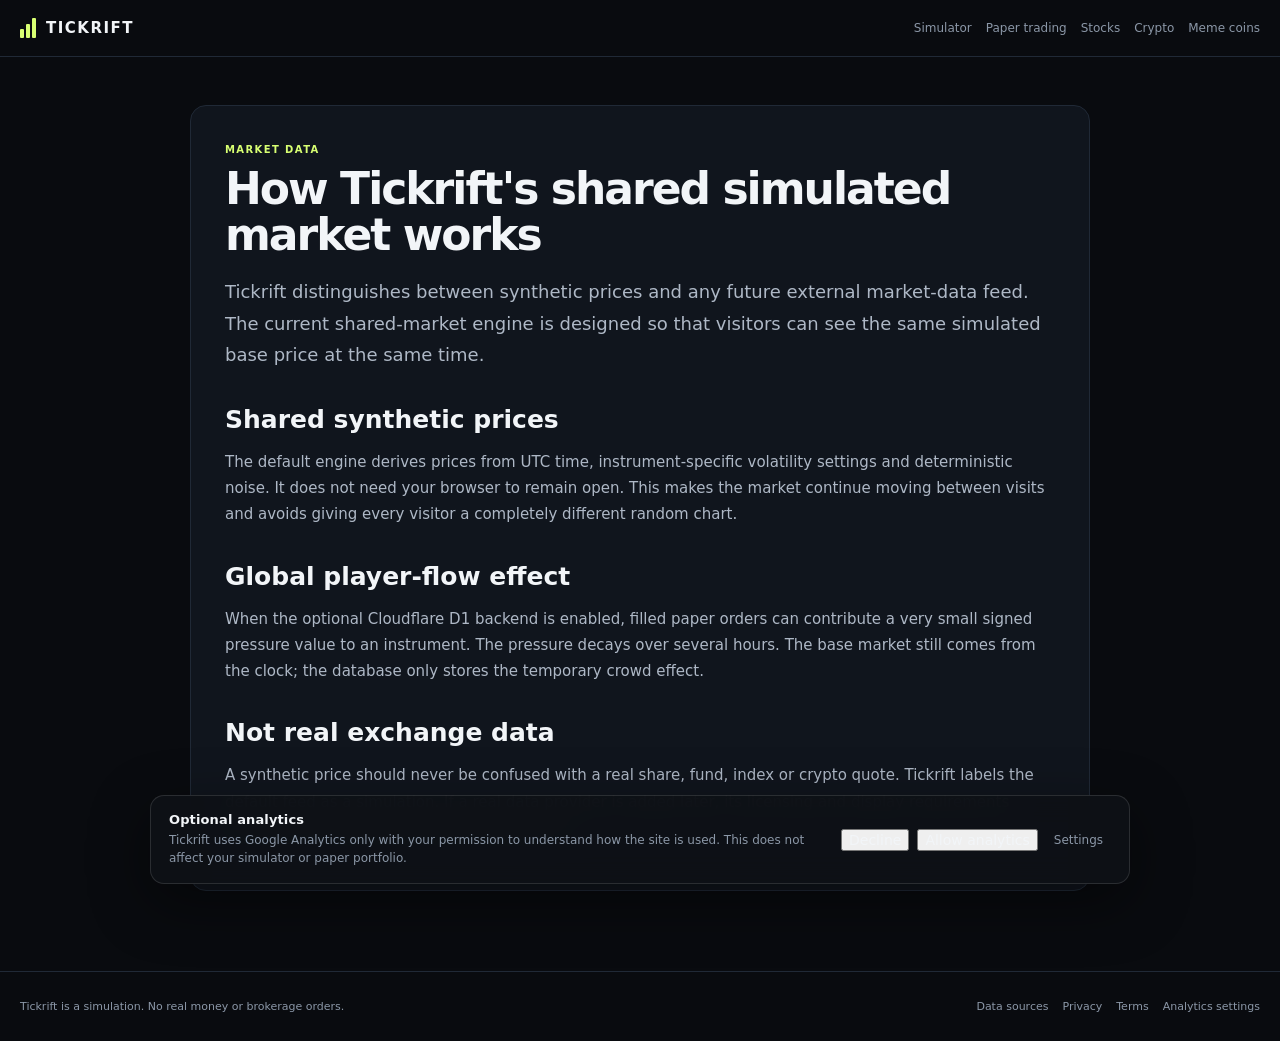
<file: data-sources/index.html>
<!doctype html><html lang="en"><head><meta charset="utf-8"><meta name="viewport" content="width=device-width,initial-scale=1"><meta name="theme-color" content="#090b0f"><meta name="google-site-verification" content="4eabA-bonOoRC9P33OMjlOiyw8Vg6XETesz7h0Su8x4"><meta name="robots" content="index,follow,max-image-preview:large,max-snippet:-1"><title>Tickrift Market Data & Shared Simulation</title><meta name="description" content="How Tickrift's clock-synced synthetic market works, how optional global paper-order flow affects simulated prices, and how data is labelled."><link rel="canonical" href="/data-sources/"><link rel="icon" href="/favicon.svg" type="image/svg+xml"><link rel="stylesheet" href="/styles.css"><link rel="stylesheet" href="/content.css">  <script src="/analytics.js" defer></script>
</head><body><header class="content-header"><a class="brand" href="/"><span class="brand-mark"><i></i><i></i><i></i></span><span>TICKRIFT</span></a><nav><a href="/">Simulator</a><a href="/learn/paper-trading/">Paper trading</a><a href="/learn/stock-market-simulator/">Stocks</a><a href="/learn/crypto-trading-simulator/">Crypto</a><a href="/learn/meme-coin-simulator/">Meme coins</a></nav></header><main class="content-shell"><article><span class="micro-label">MARKET DATA</span><h1>How Tickrift's shared simulated market works</h1><p class="lead">Tickrift distinguishes between synthetic prices and any future external market-data feed. The current shared-market engine is designed so that visitors can see the same simulated base price at the same time.</p><h2>Shared synthetic prices</h2><p>The default engine derives prices from UTC time, instrument-specific volatility settings and deterministic noise. It does not need your browser to remain open. This makes the market continue moving between visits and avoids giving every visitor a completely different random chart.</p><h2>Global player-flow effect</h2><p>When the optional Cloudflare D1 backend is enabled, filled paper orders can contribute a very small signed pressure value to an instrument. The pressure decays over several hours. The base market still comes from the clock; the database only stores the temporary crowd effect.</p><h2>Not real exchange data</h2><p>A synthetic price should never be confused with a real share, fund, index or crypto quote. Tickrift labels the default feed as a simulation. If a real data provider is added later, its licensing and display requirements should be reviewed before public deployment.</p></article></main><footer class="site-footer"><span>Tickrift is a simulation. No real money or brokerage orders.</span><nav><a href="/data-sources/">Data sources</a><a href="/privacy/">Privacy</a><a href="/terms/">Terms</a><a href="#" data-open-analytics-settings>Analytics settings</a></nav></footer></body></html>
</file>
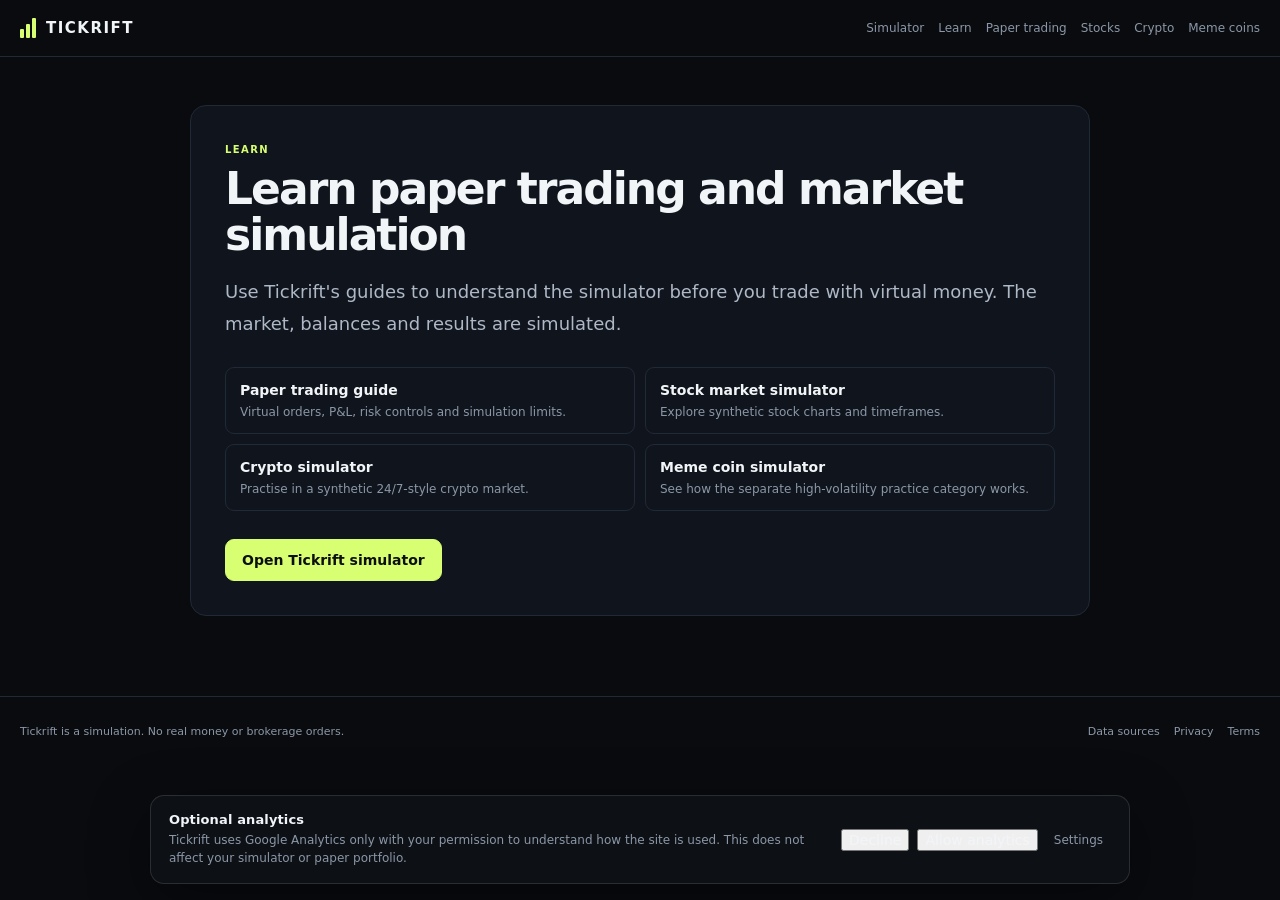
<file: learn/index.html>
<!doctype html>
<html lang="en">
<head>
<meta charset="utf-8"><meta name="viewport" content="width=device-width,initial-scale=1"><meta name="theme-color" content="#090b0f"><meta name="google-site-verification" content="4eabA-bonOoRC9P33OMjlOiyw8Vg6XETesz7h0Su8x4"><meta name="robots" content="index,follow,max-image-preview:large,max-snippet:-1,max-video-preview:-1"><title>Learn Paper Trading, Stocks, Crypto & Meme Coins | Tickrift</title><meta name="description" content="Learn how Tickrift's paper trading simulator works, with guides for stocks, crypto, meme coins, virtual P&L, risk controls and synthetic markets."><link rel="canonical" href="/learn/"><link rel="icon" href="/favicon.svg" type="image/svg+xml"><link rel="stylesheet" href="/styles.css"><link rel="stylesheet" href="/content.css"><script src="/analytics.js" defer></script>
</head>
<body><header class="content-header"><a class="brand" href="/"><span class="brand-mark"><i></i><i></i><i></i></span><span>TICKRIFT</span></a><nav><a href="/">Simulator</a><a href="/learn/">Learn</a><a href="/learn/paper-trading/">Paper trading</a><a href="/learn/stock-market-simulator/">Stocks</a><a href="/learn/crypto-trading-simulator/">Crypto</a><a href="/learn/meme-coin-simulator/">Meme coins</a></nav></header><main class="content-shell"><article><span class="micro-label">LEARN</span><h1>Learn paper trading and market simulation</h1><p class="lead">Use Tickrift's guides to understand the simulator before you trade with virtual money. The market, balances and results are simulated.</p><div class="mini-links"><a href="/learn/paper-trading/"><strong>Paper trading guide</strong><span>Virtual orders, P&L, risk controls and simulation limits.</span></a><a href="/learn/stock-market-simulator/"><strong>Stock market simulator</strong><span>Explore synthetic stock charts and timeframes.</span></a><a href="/learn/crypto-trading-simulator/"><strong>Crypto simulator</strong><span>Practise in a synthetic 24/7-style crypto market.</span></a><a href="/learn/meme-coin-simulator/"><strong>Meme coin simulator</strong><span>See how the separate high-volatility practice category works.</span></a></div><div class="cta-row"><a class="primary-cta" href="/">Open Tickrift simulator</a></div></article></main><footer class="site-footer"><span>Tickrift is a simulation. No real money or brokerage orders.</span><nav><a href="/data-sources/">Data sources</a><a href="/privacy/">Privacy</a><a href="/terms/">Terms</a></nav></footer></body></html>
</file>
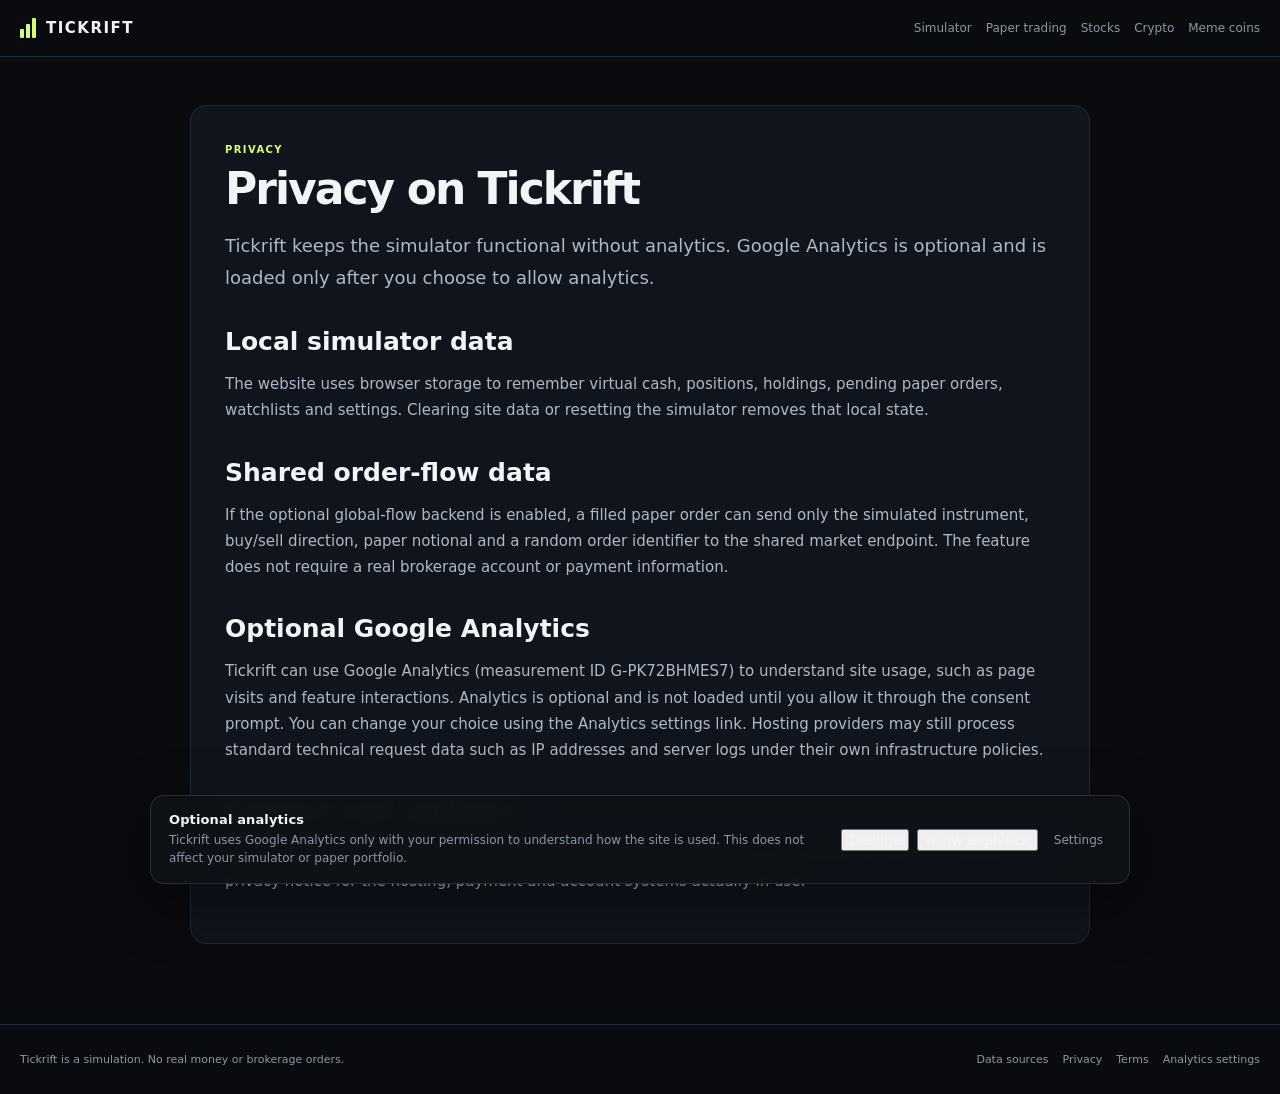
<file: privacy/index.html>
<!doctype html><html lang="en"><head><meta charset="utf-8"><meta name="viewport" content="width=device-width,initial-scale=1"><meta name="theme-color" content="#090b0f"><meta name="google-site-verification" content="4eabA-bonOoRC9P33OMjlOiyw8Vg6XETesz7h0Su8x4"><meta name="robots" content="index,follow,max-image-preview:large,max-snippet:-1"><title>Privacy | Tickrift</title><meta name="description" content="Tickrift privacy information for local paper-account storage and the optional shared simulated order-flow backend."><link rel="canonical" href="/privacy/"><link rel="icon" href="/favicon.svg" type="image/svg+xml"><link rel="stylesheet" href="/styles.css"><link rel="stylesheet" href="/content.css">  <script src="/analytics.js" defer></script>
</head><body><header class="content-header"><a class="brand" href="/"><span class="brand-mark"><i></i><i></i><i></i></span><span>TICKRIFT</span></a><nav><a href="/">Simulator</a><a href="/learn/paper-trading/">Paper trading</a><a href="/learn/stock-market-simulator/">Stocks</a><a href="/learn/crypto-trading-simulator/">Crypto</a><a href="/learn/meme-coin-simulator/">Meme coins</a></nav></header><main class="content-shell"><article><span class="micro-label">PRIVACY</span><h1>Privacy on Tickrift</h1><p class="lead">Tickrift keeps the simulator functional without analytics. Google Analytics is optional and is loaded only after you choose to allow analytics.</p><h2>Local simulator data</h2><p>The website uses browser storage to remember virtual cash, positions, holdings, pending paper orders, watchlists and settings. Clearing site data or resetting the simulator removes that local state.</p><h2>Shared order-flow data</h2><p>If the optional global-flow backend is enabled, a filled paper order can send only the simulated instrument, buy/sell direction, paper notional and a random order identifier to the shared market endpoint. The feature does not require a real brokerage account or payment information.</p><h2>Optional Google Analytics</h2><p>Tickrift can use Google Analytics (measurement ID G-PK72BHMES7) to understand site usage, such as page visits and feature interactions. Analytics is optional and is not loaded until you allow it through the consent prompt. You can change your choice using the Analytics settings link. Hosting providers may still process standard technical request data such as IP addresses and server logs under their own infrastructure policies.</p><h2>Contact and updates</h2><p>Before a commercial launch, replace this paragraph with the operator's real contact details and review the privacy notice for the hosting, payment and account systems actually in use.</p></article></main><footer class="site-footer"><span>Tickrift is a simulation. No real money or brokerage orders.</span><nav><a href="/data-sources/">Data sources</a><a href="/privacy/">Privacy</a><a href="/terms/">Terms</a><a href="#" data-open-analytics-settings>Analytics settings</a></nav></footer></body></html>
</file>
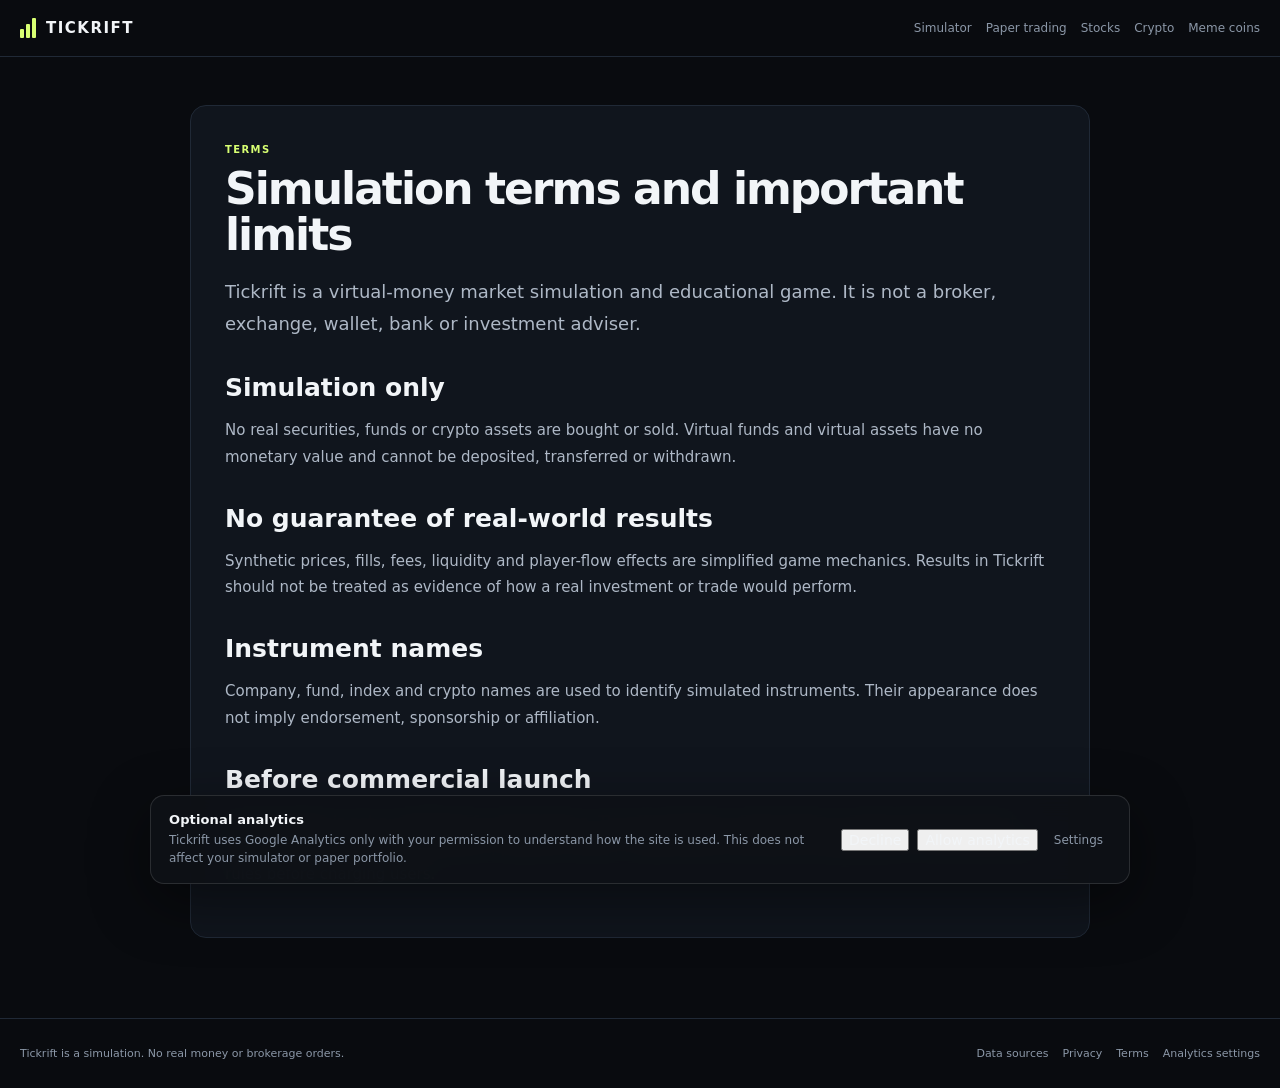
<file: terms/index.html>
<!doctype html><html lang="en"><head><meta charset="utf-8"><meta name="viewport" content="width=device-width,initial-scale=1"><meta name="theme-color" content="#090b0f"><meta name="google-site-verification" content="4eabA-bonOoRC9P33OMjlOiyw8Vg6XETesz7h0Su8x4"><meta name="robots" content="index,follow,max-image-preview:large,max-snippet:-1"><title>Terms & Simulation Notice | Tickrift</title><meta name="description" content="Tickrift is a virtual-money market simulation, not a broker or exchange. Read the simulation notice and terms for the paper trading game."><link rel="canonical" href="/terms/"><link rel="icon" href="/favicon.svg" type="image/svg+xml"><link rel="stylesheet" href="/styles.css"><link rel="stylesheet" href="/content.css">  <script src="/analytics.js" defer></script>
</head><body><header class="content-header"><a class="brand" href="/"><span class="brand-mark"><i></i><i></i><i></i></span><span>TICKRIFT</span></a><nav><a href="/">Simulator</a><a href="/learn/paper-trading/">Paper trading</a><a href="/learn/stock-market-simulator/">Stocks</a><a href="/learn/crypto-trading-simulator/">Crypto</a><a href="/learn/meme-coin-simulator/">Meme coins</a></nav></header><main class="content-shell"><article><span class="micro-label">TERMS</span><h1>Simulation terms and important limits</h1><p class="lead">Tickrift is a virtual-money market simulation and educational game. It is not a broker, exchange, wallet, bank or investment adviser.</p><h2>Simulation only</h2><p>No real securities, funds or crypto assets are bought or sold. Virtual funds and virtual assets have no monetary value and cannot be deposited, transferred or withdrawn.</p><h2>No guarantee of real-world results</h2><p>Synthetic prices, fills, fees, liquidity and player-flow effects are simplified game mechanics. Results in Tickrift should not be treated as evidence of how a real investment or trade would perform.</p><h2>Instrument names</h2><p>Company, fund, index and crypto names are used to identify simulated instruments. Their appearance does not imply endorsement, sponsorship or affiliation.</p><h2>Before commercial launch</h2><p>This template is not a substitute for legal advice. The site operator should add accurate business/contact details and review the final product, payment setup, market-data licensing and applicable consumer/privacy rules before charging users.</p></article></main><footer class="site-footer"><span>Tickrift is a simulation. No real money or brokerage orders.</span><nav><a href="/data-sources/">Data sources</a><a href="/privacy/">Privacy</a><a href="/terms/">Terms</a><a href="#" data-open-analytics-settings>Analytics settings</a></nav></footer></body></html>
</file>
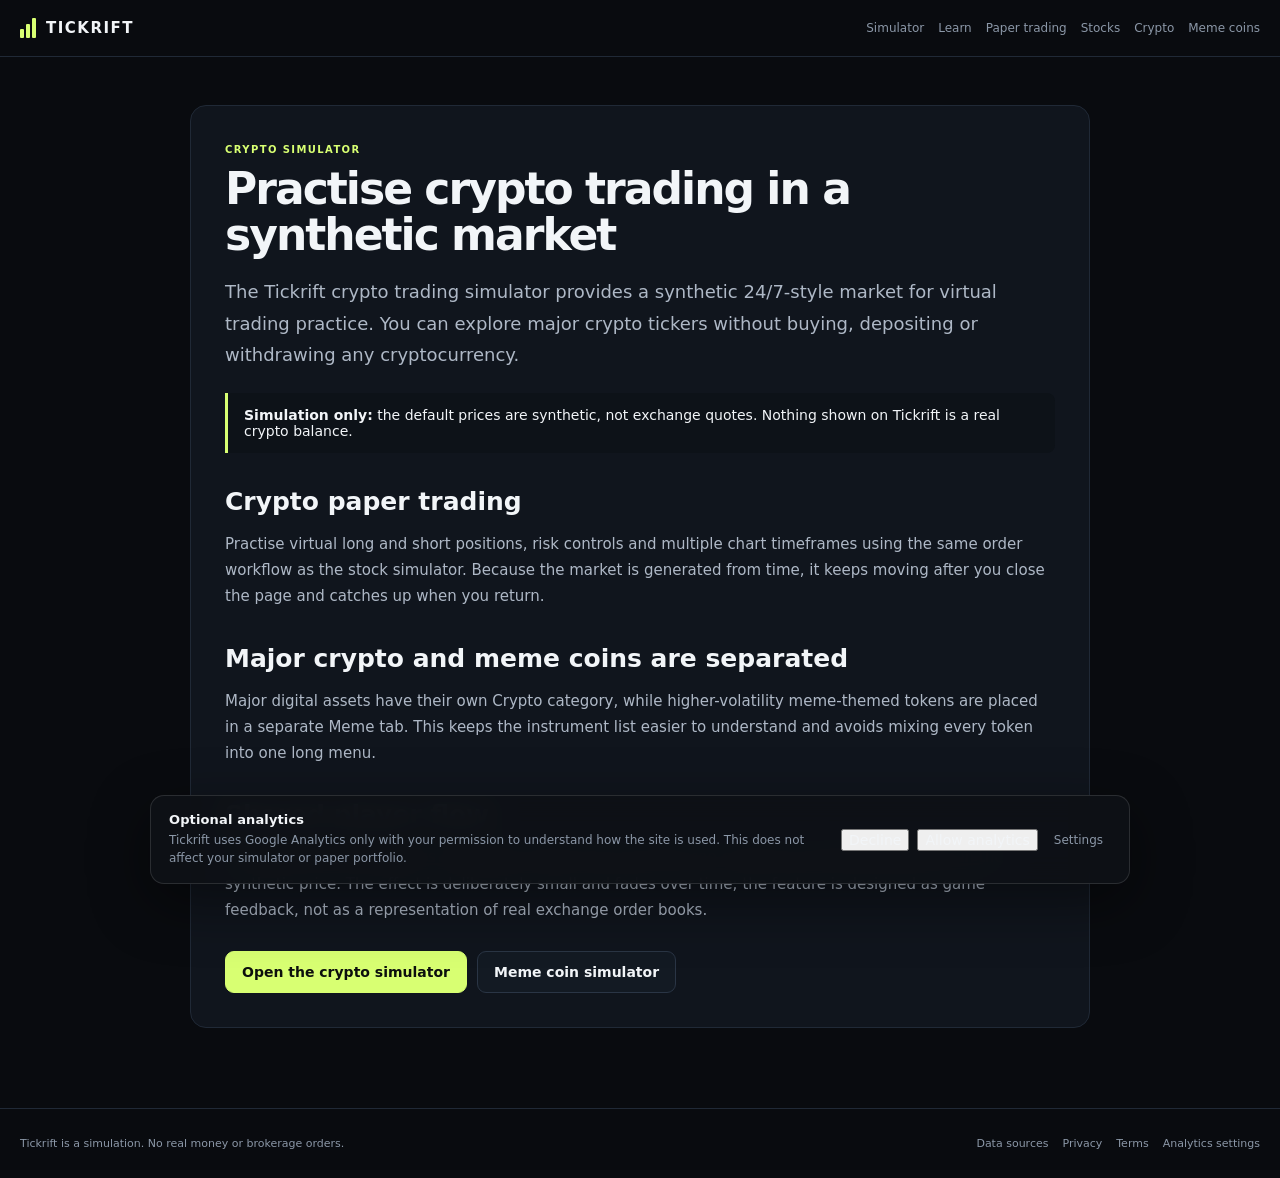
<file: learn/crypto-trading-simulator/index.html>
<!doctype html><html lang="en"><head><meta charset="utf-8"><meta name="viewport" content="width=device-width,initial-scale=1"><meta name="theme-color" content="#090b0f"><meta name="google-site-verification" content="4eabA-bonOoRC9P33OMjlOiyw8Vg6XETesz7h0Su8x4"><meta name="robots" content="index,follow,max-image-preview:large,max-snippet:-1"><title>Crypto Trading Simulator with Virtual Money | Tickrift</title><meta name="description" content="Practice crypto paper trading in a shared synthetic market with virtual money, long and short positions, risk controls and multiple chart timeframes."><link rel="canonical" href="/learn/crypto-trading-simulator/"><link rel="icon" href="/favicon.svg" type="image/svg+xml"><link rel="stylesheet" href="/styles.css"><link rel="stylesheet" href="/content.css">  <script src="/analytics.js" defer></script>
</head><body><header class="content-header"><a class="brand" href="/"><span class="brand-mark"><i></i><i></i><i></i></span><span>TICKRIFT</span></a><nav><a href="/">Simulator</a><a href="/learn/">Learn</a><a href="/learn/paper-trading/">Paper trading</a><a href="/learn/stock-market-simulator/">Stocks</a><a href="/learn/crypto-trading-simulator/">Crypto</a><a href="/learn/meme-coin-simulator/">Meme coins</a></nav></header><main class="content-shell"><article><span class="micro-label">CRYPTO SIMULATOR</span><h1>Practise crypto trading in a synthetic market</h1><p class="lead">The Tickrift crypto trading simulator provides a synthetic 24/7-style market for virtual trading practice. You can explore major crypto tickers without buying, depositing or withdrawing any cryptocurrency.</p><div class="callout"><strong>Simulation only:</strong> the default prices are synthetic, not exchange quotes. Nothing shown on Tickrift is a real crypto balance.</div><h2>Crypto paper trading</h2><p>Practise virtual long and short positions, risk controls and multiple chart timeframes using the same order workflow as the stock simulator. Because the market is generated from time, it keeps moving after you close the page and catches up when you return.</p><h2>Major crypto and meme coins are separated</h2><p>Major digital assets have their own Crypto category, while higher-volatility meme-themed tokens are placed in a separate Meme tab. This keeps the instrument list easier to understand and avoids mixing every token into one long menu.</p><h2>Shared player flow</h2><p>If the global-flow backend is configured, paper buys and sells can create tiny temporary pressure in the synthetic price. The effect is deliberately small and fades over time; the feature is designed as game feedback, not as a representation of real exchange order books.</p><div class="cta-row"><a class="primary-cta" href="/">Open the crypto simulator</a><a class="secondary-cta" href="/learn/meme-coin-simulator/">Meme coin simulator</a></div></article></main><footer class="site-footer"><span>Tickrift is a simulation. No real money or brokerage orders.</span><nav><a href="/data-sources/">Data sources</a><a href="/privacy/">Privacy</a><a href="/terms/">Terms</a><a href="#" data-open-analytics-settings>Analytics settings</a></nav></footer></body></html>
</file>
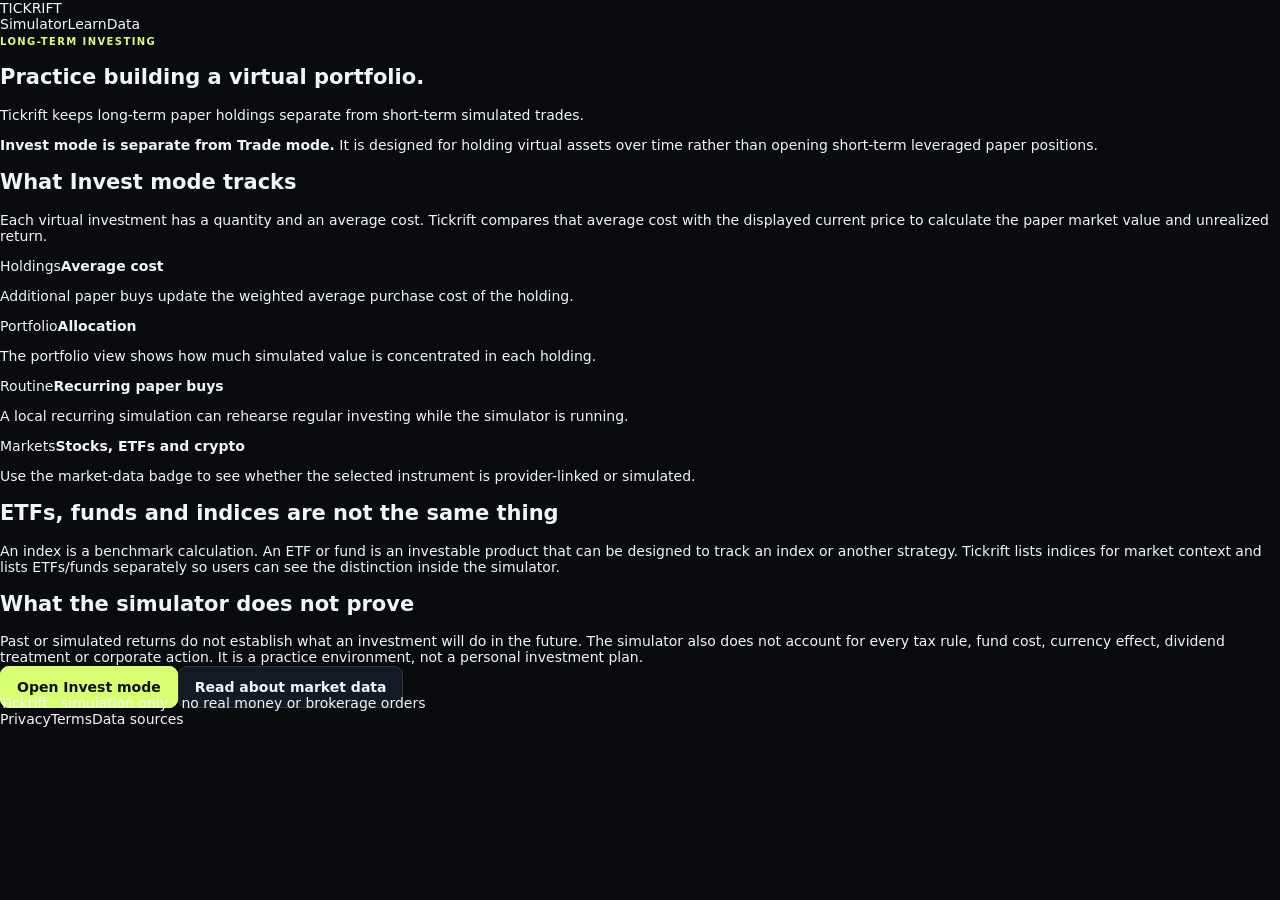
<file: learn/long-term-investing/index.html>
<!doctype html>
<html lang="en">
<head>
  <meta charset="utf-8" />
  <meta name="viewport" content="width=device-width, initial-scale=1" />
  <meta name="color-scheme" content="dark" />
  <meta name="theme-color" content="#090b0e" />
  <meta name="google-site-verification" content="4eabA-bonOoRC9P33OMjlOiyw8Vg6XETesz7h0Su8x4" />
  <meta name="robots" content="index,follow,max-image-preview:large,max-snippet:-1" />
  <title>Long-Term Investing Simulator Guide — Tickrift</title>
  <meta name="description" content="Learn how Tickrift models virtual holdings, average cost, allocation and recurring paper investments." />
  <meta property="og:type" content="article" />
  <meta property="og:site_name" content="Tickrift" />
  <meta property="og:title" content="Long-Term Investing Simulator Guide — Tickrift" />
  <meta property="og:description" content="Learn how Tickrift models virtual holdings, average cost, allocation and recurring paper investments." />
  <meta property="og:image" content="/og-card.png" />
  <meta property="og:url" content="" />
  <link rel="icon" href="/favicon.svg" type="image/svg+xml" />
  <link rel="stylesheet" href="/styles.css" />
</head>
<body>
  <main class="content-shell">
    <header class="content-top">
      <a class="content-brand" href="/"><span class="brand-glyph" aria-hidden="true"><i></i><i></i><i></i></span>TICKRIFT</a>
      <nav class="content-nav" aria-label="Page navigation"><a href="/">Simulator</a><a href="/learn/paper-trading/">Learn</a><a href="/data-sources/">Data</a></nav>
    </header>
    <article>
      <header class="content-hero"><span class="eyebrow">LONG-TERM INVESTING</span><h1>Practice building a virtual portfolio.</h1><p>Tickrift keeps long-term paper holdings separate from short-term simulated trades.</p></header>
      
<div class="content-note"><strong>Invest mode is separate from Trade mode.</strong> It is designed for holding virtual assets over time rather than opening short-term leveraged paper positions.</div>
<section class="content-section"><h2>What Invest mode tracks</h2><p>Each virtual investment has a quantity and an average cost. Tickrift compares that average cost with the displayed current price to calculate the paper market value and unrealized return.</p><div class="content-grid"><div class="content-card"><span>Holdings</span><strong>Average cost</strong><p>Additional paper buys update the weighted average purchase cost of the holding.</p></div><div class="content-card"><span>Portfolio</span><strong>Allocation</strong><p>The portfolio view shows how much simulated value is concentrated in each holding.</p></div><div class="content-card"><span>Routine</span><strong>Recurring paper buys</strong><p>A local recurring simulation can rehearse regular investing while the simulator is running.</p></div><div class="content-card"><span>Markets</span><strong>Stocks, ETFs and crypto</strong><p>Use the market-data badge to see whether the selected instrument is provider-linked or simulated.</p></div></div></section>
<section class="content-section"><h2>ETFs, funds and indices are not the same thing</h2><p>An index is a benchmark calculation. An ETF or fund is an investable product that can be designed to track an index or another strategy. Tickrift lists indices for market context and lists ETFs/funds separately so users can see the distinction inside the simulator.</p></section>
<section class="content-section"><h2>What the simulator does not prove</h2><p>Past or simulated returns do not establish what an investment will do in the future. The simulator also does not account for every tax rule, fund cost, currency effect, dividend treatment or corporate action. It is a practice environment, not a personal investment plan.</p><div class="content-cta"><a class="primary-cta" href="/">Open Invest mode</a><a class="secondary-cta" href="/data-sources/">Read about market data</a></div></section>
    </article>
    <footer class="content-footer"><span>Tickrift · simulation only · no real money or brokerage orders</span><nav><a href="/privacy/">Privacy</a><a href="/terms/">Terms</a><a href="/data-sources/">Data sources</a></nav></footer>
  </main>
</body>
</html>
</file>
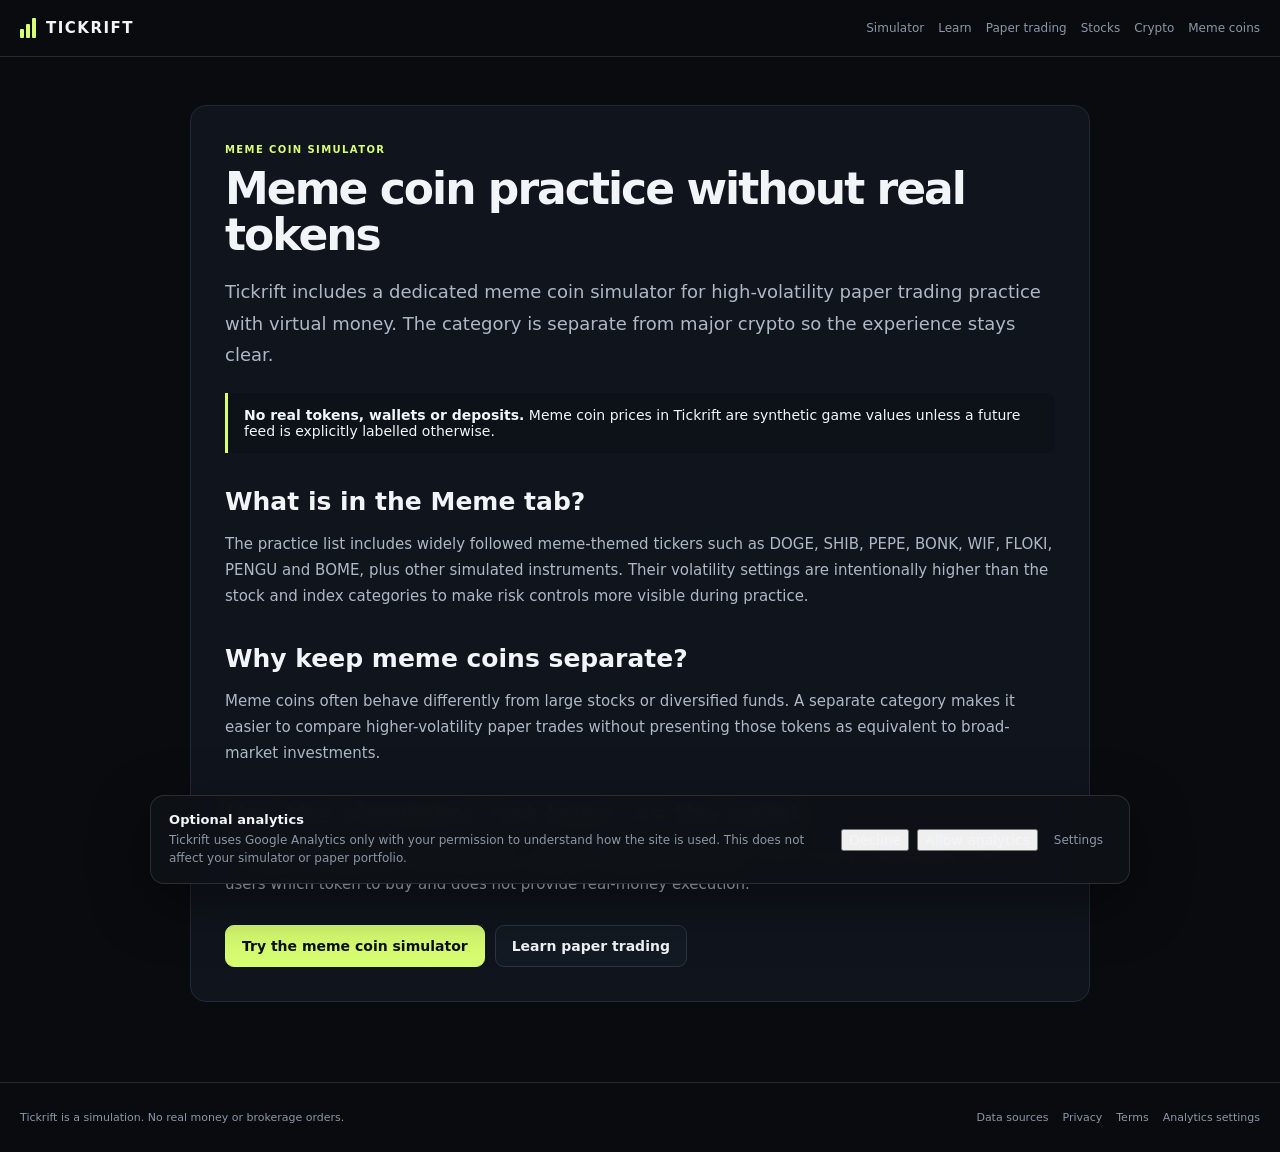
<file: learn/meme-coin-simulator/index.html>
<!doctype html><html lang="en"><head><meta charset="utf-8"><meta name="viewport" content="width=device-width,initial-scale=1"><meta name="theme-color" content="#090b0f"><meta name="google-site-verification" content="4eabA-bonOoRC9P33OMjlOiyw8Vg6XETesz7h0Su8x4"><meta name="robots" content="index,follow,max-image-preview:large,max-snippet:-1"><title>Meme Coin Trading Simulator | Virtual Money | Tickrift</title><meta name="description" content="Try a meme coin paper trading simulator with virtual money, shared synthetic prices and a dedicated Meme category for high-volatility practice."><link rel="canonical" href="/learn/meme-coin-simulator/"><link rel="icon" href="/favicon.svg" type="image/svg+xml"><link rel="stylesheet" href="/styles.css"><link rel="stylesheet" href="/content.css">  <script src="/analytics.js" defer></script>
</head><body><header class="content-header"><a class="brand" href="/"><span class="brand-mark"><i></i><i></i><i></i></span><span>TICKRIFT</span></a><nav><a href="/">Simulator</a><a href="/learn/">Learn</a><a href="/learn/paper-trading/">Paper trading</a><a href="/learn/stock-market-simulator/">Stocks</a><a href="/learn/crypto-trading-simulator/">Crypto</a><a href="/learn/meme-coin-simulator/">Meme coins</a></nav></header><main class="content-shell"><article><span class="micro-label">MEME COIN SIMULATOR</span><h1>Meme coin practice without real tokens</h1><p class="lead">Tickrift includes a dedicated meme coin simulator for high-volatility paper trading practice with virtual money. The category is separate from major crypto so the experience stays clear.</p><div class="callout"><strong>No real tokens, wallets or deposits.</strong> Meme coin prices in Tickrift are synthetic game values unless a future feed is explicitly labelled otherwise.</div><h2>What is in the Meme tab?</h2><p>The practice list includes widely followed meme-themed tickers such as DOGE, SHIB, PEPE, BONK, WIF, FLOKI, PENGU and BOME, plus other simulated instruments. Their volatility settings are intentionally higher than the stock and index categories to make risk controls more visible during practice.</p><h2>Why keep meme coins separate?</h2><p>Meme coins often behave differently from large stocks or diversified funds. A separate category makes it easier to compare higher-volatility paper trades without presenting those tokens as equivalent to broad-market investments.</p><h2>Use the simulator, not hype, as the point</h2><p>The goal is to practise order mechanics, position sizing and exits with virtual money. Tickrift does not tell users which token to buy and does not provide real-money execution.</p><div class="cta-row"><a class="primary-cta" href="/">Try the meme coin simulator</a><a class="secondary-cta" href="/learn/paper-trading/">Learn paper trading</a></div></article></main><footer class="site-footer"><span>Tickrift is a simulation. No real money or brokerage orders.</span><nav><a href="/data-sources/">Data sources</a><a href="/privacy/">Privacy</a><a href="/terms/">Terms</a><a href="#" data-open-analytics-settings>Analytics settings</a></nav></footer></body></html>
</file>
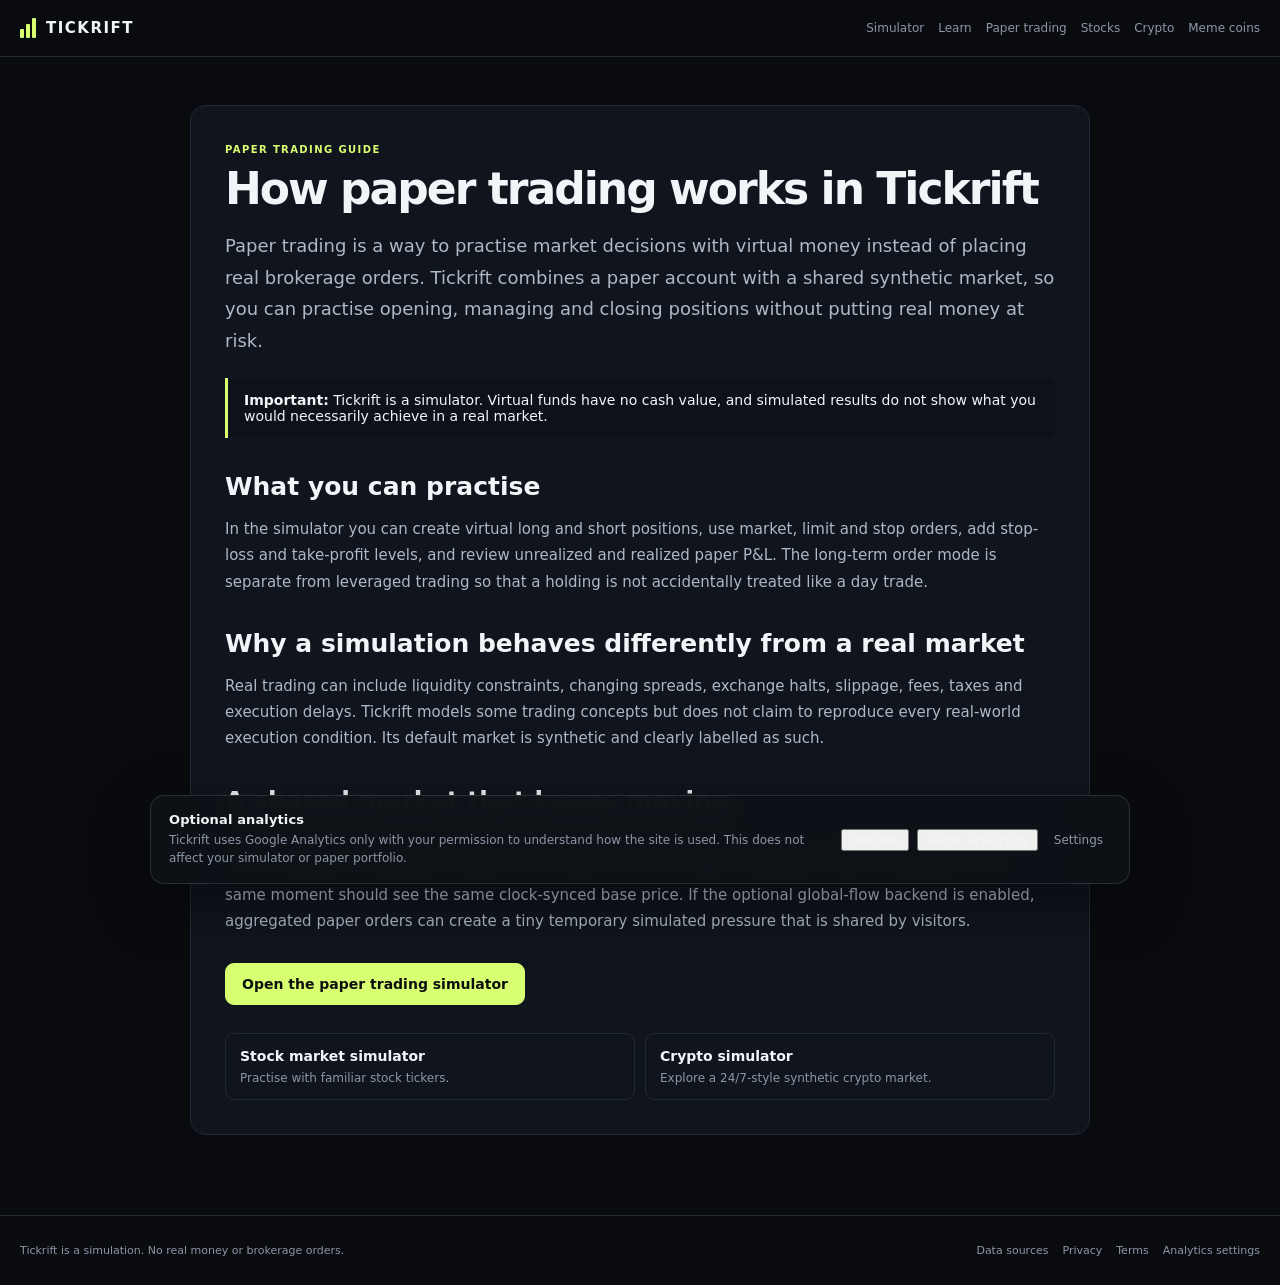
<file: learn/paper-trading/index.html>
<!doctype html><html lang="en"><head><meta charset="utf-8"><meta name="viewport" content="width=device-width,initial-scale=1"><meta name="theme-color" content="#090b0f"><meta name="google-site-verification" content="4eabA-bonOoRC9P33OMjlOiyw8Vg6XETesz7h0Su8x4"><meta name="robots" content="index,follow,max-image-preview:large,max-snippet:-1"><title>Paper Trading Simulator Guide | Tickrift</title><meta name="description" content="Learn how Tickrift's virtual-money paper trading simulator works, including paper orders, shared synthetic prices, long and short positions, and the limits of simulation."><link rel="canonical" href="/learn/paper-trading/"><link rel="icon" href="/favicon.svg" type="image/svg+xml"><link rel="stylesheet" href="/styles.css"><link rel="stylesheet" href="/content.css">  <script src="/analytics.js" defer></script>
</head><body><header class="content-header"><a class="brand" href="/"><span class="brand-mark"><i></i><i></i><i></i></span><span>TICKRIFT</span></a><nav><a href="/">Simulator</a><a href="/learn/">Learn</a><a href="/learn/paper-trading/">Paper trading</a><a href="/learn/stock-market-simulator/">Stocks</a><a href="/learn/crypto-trading-simulator/">Crypto</a><a href="/learn/meme-coin-simulator/">Meme coins</a></nav></header><main class="content-shell"><article><span class="micro-label">PAPER TRADING GUIDE</span><h1>How paper trading works in Tickrift</h1><p class="lead">Paper trading is a way to practise market decisions with virtual money instead of placing real brokerage orders. Tickrift combines a paper account with a shared synthetic market, so you can practise opening, managing and closing positions without putting real money at risk.</p><div class="callout"><strong>Important:</strong> Tickrift is a simulator. Virtual funds have no cash value, and simulated results do not show what you would necessarily achieve in a real market.</div><h2>What you can practise</h2><p>In the simulator you can create virtual long and short positions, use market, limit and stop orders, add stop-loss and take-profit levels, and review unrealized and realized paper P&amp;L. The long-term order mode is separate from leveraged trading so that a holding is not accidentally treated like a day trade.</p><h2>Why a simulation behaves differently from a real market</h2><p>Real trading can include liquidity constraints, changing spreads, exchange halts, slippage, fees, taxes and execution delays. Tickrift models some trading concepts but does not claim to reproduce every real-world execution condition. Its default market is synthetic and clearly labelled as such.</p><h2>A shared market that keeps moving</h2><p>Tickrift prices are generated from time rather than from your browser session. That means closing the site does not pause the synthetic market. At the same time, two visitors viewing the same instrument at the same moment should see the same clock-synced base price. If the optional global-flow backend is enabled, aggregated paper orders can create a tiny temporary simulated pressure that is shared by visitors.</p><div class="cta-row"><a class="primary-cta" href="/">Open the paper trading simulator</a></div><div class="mini-links"><a href="/learn/stock-market-simulator/"><strong>Stock market simulator</strong><span>Practise with familiar stock tickers.</span></a><a href="/learn/crypto-trading-simulator/"><strong>Crypto simulator</strong><span>Explore a 24/7-style synthetic crypto market.</span></a></div></article></main><footer class="site-footer"><span>Tickrift is a simulation. No real money or brokerage orders.</span><nav><a href="/data-sources/">Data sources</a><a href="/privacy/">Privacy</a><a href="/terms/">Terms</a><a href="#" data-open-analytics-settings>Analytics settings</a></nav></footer></body></html>
</file>
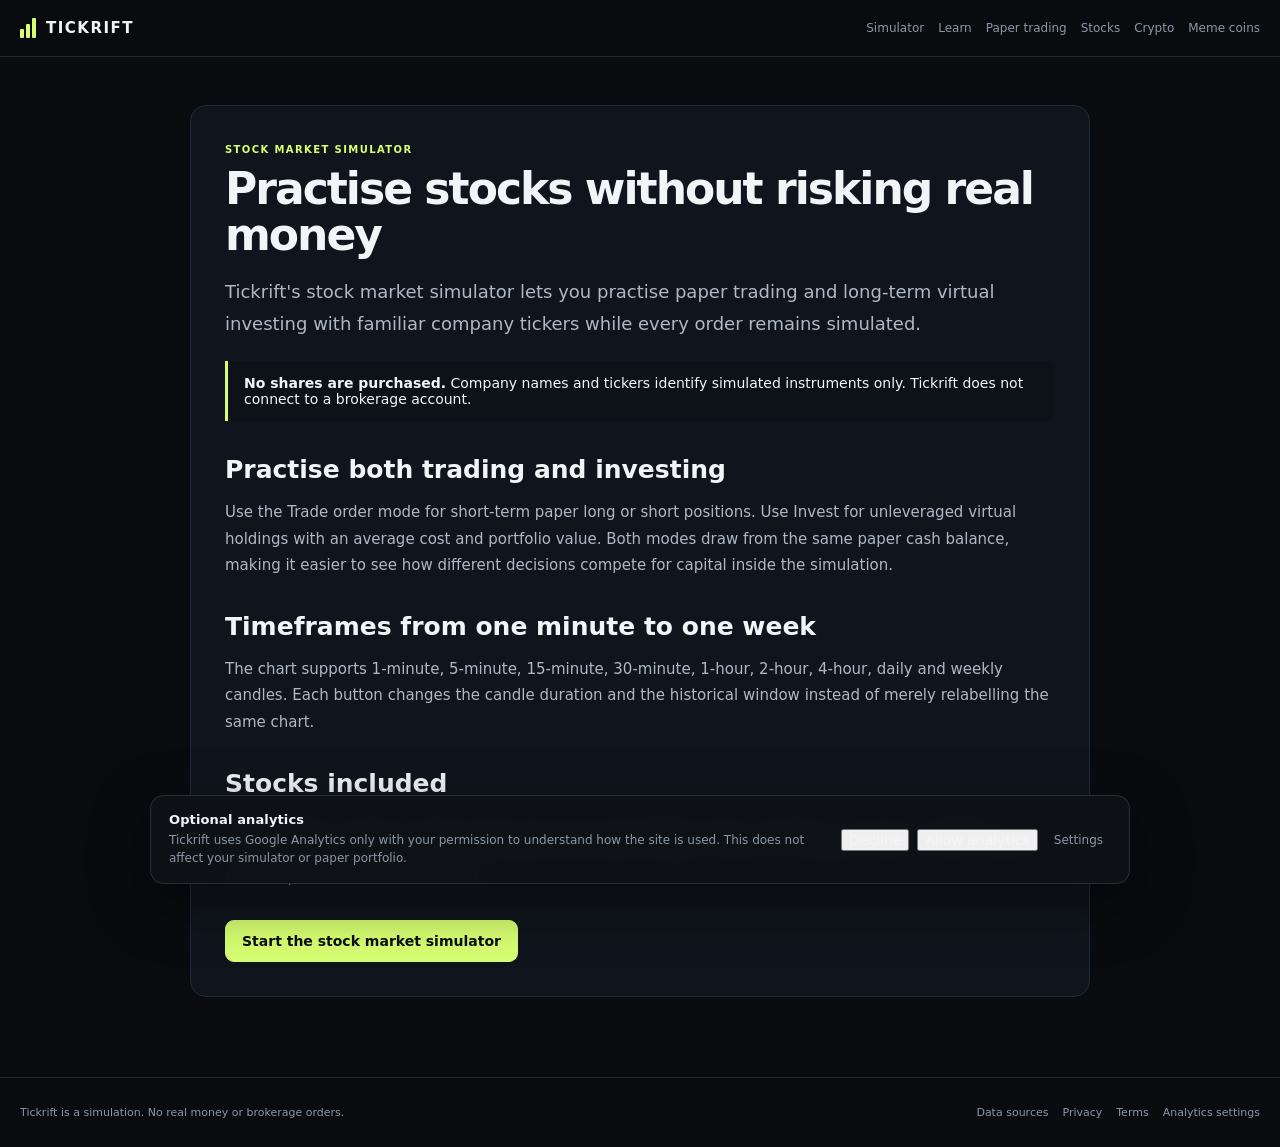
<file: learn/stock-market-simulator/index.html>
<!doctype html><html lang="en"><head><meta charset="utf-8"><meta name="viewport" content="width=device-width,initial-scale=1"><meta name="theme-color" content="#090b0f"><meta name="google-site-verification" content="4eabA-bonOoRC9P33OMjlOiyw8Vg6XETesz7h0Su8x4"><meta name="robots" content="index,follow,max-image-preview:large,max-snippet:-1"><title>Stock Market Simulator with Virtual Money | Tickrift</title><meta name="description" content="Practice stock paper trading and long-term virtual investing with familiar tickers, working chart timeframes, risk controls and no real-money orders."><link rel="canonical" href="/learn/stock-market-simulator/"><link rel="icon" href="/favicon.svg" type="image/svg+xml"><link rel="stylesheet" href="/styles.css"><link rel="stylesheet" href="/content.css">  <script src="/analytics.js" defer></script>
</head><body><header class="content-header"><a class="brand" href="/"><span class="brand-mark"><i></i><i></i><i></i></span><span>TICKRIFT</span></a><nav><a href="/">Simulator</a><a href="/learn/">Learn</a><a href="/learn/paper-trading/">Paper trading</a><a href="/learn/stock-market-simulator/">Stocks</a><a href="/learn/crypto-trading-simulator/">Crypto</a><a href="/learn/meme-coin-simulator/">Meme coins</a></nav></header><main class="content-shell"><article><span class="micro-label">STOCK MARKET SIMULATOR</span><h1>Practise stocks without risking real money</h1><p class="lead">Tickrift's stock market simulator lets you practise paper trading and long-term virtual investing with familiar company tickers while every order remains simulated.</p><div class="callout"><strong>No shares are purchased.</strong> Company names and tickers identify simulated instruments only. Tickrift does not connect to a brokerage account.</div><h2>Practise both trading and investing</h2><p>Use the Trade order mode for short-term paper long or short positions. Use Invest for unleveraged virtual holdings with an average cost and portfolio value. Both modes draw from the same paper cash balance, making it easier to see how different decisions compete for capital inside the simulation.</p><h2>Timeframes from one minute to one week</h2><p>The chart supports 1-minute, 5-minute, 15-minute, 30-minute, 1-hour, 2-hour, 4-hour, daily and weekly candles. Each button changes the candle duration and the historical window instead of merely relabelling the same chart.</p><h2>Stocks included</h2><p>The simulator includes a broad practice list across technology, banks, payments, consumer companies, healthcare, energy, industrials and selected international ADRs. Search by company name or ticker inside the terminal, or build a local watchlist.</p><div class="cta-row"><a class="primary-cta" href="/">Start the stock market simulator</a></div></article></main><footer class="site-footer"><span>Tickrift is a simulation. No real money or brokerage orders.</span><nav><a href="/data-sources/">Data sources</a><a href="/privacy/">Privacy</a><a href="/terms/">Terms</a><a href="#" data-open-analytics-settings>Analytics settings</a></nav></footer></body></html>
</file>
<file: styles.css>
:root{--bg:#090b0f;--bg2:#0d1117;--panel:#10151d;--panel2:#131a23;--line:#202936;--line2:#2a3545;--text:#f2f5f8;--muted:#8b97a7;--muted2:#657181;--up:#2fc98f;--down:#ef6574;--accent:#d8ff72;--blue:#69a7ff;--shadow:0 16px 50px rgba(0,0,0,.3);font-family:Inter,ui-sans-serif,system-ui,-apple-system,BlinkMacSystemFont,"Segoe UI",sans-serif}*{box-sizing:border-box}html,body{margin:0;background:var(--bg);color:var(--text);min-height:100%;font-size:14px}body{overflow-x:hidden}button,input,select,textarea{font:inherit;color:inherit}button{cursor:pointer}a{color:inherit;text-decoration:none}.hidden{display:none!important}.panel{background:linear-gradient(180deg,rgba(255,255,255,.018),transparent),var(--panel);border:1px solid var(--line);border-radius:14px}.page-width{width:min(1180px,calc(100% - 40px));margin-inline:auto}.site-header{height:62px;display:flex;align-items:center;border-bottom:1px solid var(--line);padding:0 18px;background:rgba(9,11,15,.92);backdrop-filter:blur(14px);position:sticky;top:0;z-index:30}.brand{display:flex;align-items:center;gap:10px;background:none;border:0;font-weight:900;letter-spacing:.1em;font-size:15px}.brand-mark{display:flex;align-items:end;gap:2px;height:20px}.brand-mark i{display:block;width:4px;border-radius:1px;background:var(--accent)}.brand-mark i:nth-child(1){height:9px}.brand-mark i:nth-child(2){height:14px}.brand-mark i:nth-child(3){height:20px}.site-nav{display:flex;gap:4px;margin-left:28px}.nav-link{border:0;background:transparent;color:var(--muted);padding:9px 11px;border-radius:8px;font-size:13px}.nav-link:hover,.nav-link.active{color:var(--text);background:#151b24}.nav-link.anchor{display:inline-flex;align-items:center}.header-right{margin-left:auto;display:flex;align-items:center;gap:15px}.status-pill{height:30px;padding:0 10px;border:1px solid var(--line2);border-radius:999px;display:flex;align-items:center;gap:7px;color:var(--muted);font-size:10px;letter-spacing:.08em;font-weight:800}.status-dot{width:7px;height:7px;border-radius:50%;background:var(--accent);box-shadow:0 0 0 4px rgba(216,255,114,.07)}.status-dot.online{background:var(--up)}.header-equity{display:grid;gap:1px;text-align:right}.header-equity span{font-size:9px;text-transform:uppercase;color:var(--muted);letter-spacing:.08em}.header-equity strong{font-size:13px}.icon-button{width:34px;height:34px;border-radius:8px;border:1px solid var(--line);background:var(--panel);display:grid;place-items:center}.simulation-ribbon{height:27px;display:flex;align-items:center;justify-content:center;background:#11161d;border-bottom:1px solid var(--line);font-size:9px;letter-spacing:.13em;color:#9aa7b5;font-weight:800}.view{display:none}.view.active{display:block}.home-view{padding-bottom:70px}.home-hero{min-height:620px;display:grid;grid-template-columns:1.05fr .95fr;gap:56px;align-items:center;padding-block:70px}.eyebrow,.micro-label{font-size:10px;letter-spacing:.14em;font-weight:800;color:var(--accent);text-transform:uppercase}.hero-copy h1{font-size:64px;line-height:.98;margin:15px 0 22px;letter-spacing:-.055em;max-width:720px}.hero-copy h1 span{color:var(--accent)}.hero-copy>p{font-size:17px;line-height:1.65;color:#aeb8c6;max-width:610px}.hero-actions{display:flex;gap:10px;margin-top:28px}.primary-cta,.secondary-cta{border-radius:9px;padding:12px 16px;border:1px solid var(--line2);font-weight:750}.primary-cta{background:var(--accent);color:#0c0f0d;border-color:var(--accent)}.secondary-cta{background:var(--panel2);color:var(--text)}.hero-facts{display:flex;gap:28px;margin-top:38px}.hero-facts div{display:grid;gap:3px}.hero-facts strong{font-size:20px}.hero-facts span{font-size:11px;color:var(--muted)}.hero-terminal{padding:16px;min-height:430px;box-shadow:var(--shadow)}.hero-terminal-head,.hero-terminal-foot,.paper-head,.panel-heading,.sidebar-title-row,.drawer-head,.tutorial-head{display:flex;align-items:center;justify-content:space-between}.hero-terminal-head strong{display:block;margin-top:4px}.source-badge{font-size:9px;padding:5px 7px;border-radius:6px;border:1px solid var(--line2);font-weight:850;letter-spacing:.06em;color:var(--muted)}.source-badge.shared{color:var(--accent);border-color:rgba(216,255,114,.24);background:rgba(216,255,114,.05)}.hero-market-list{display:grid;grid-template-columns:repeat(2,1fr);gap:7px;margin-top:14px}.hero-market-row{padding:9px 10px;border:1px solid var(--line);border-radius:8px;background:#0d1219;display:flex;justify-content:space-between;gap:10px}.hero-market-row span{font-weight:800}.hero-market-row small{display:block;color:var(--muted);margin-top:2px}.hero-market-row b{font-variant-numeric:tabular-nums}.hero-chart-wrap{height:220px;margin-top:12px;border:1px solid var(--line);border-radius:9px;overflow:hidden;background:#0b0f14}.hero-chart-wrap canvas{width:100%;height:100%;display:block}.hero-terminal-foot{padding-top:12px;font-size:11px;color:var(--muted)}.hero-terminal-foot strong{color:var(--text)}.home-section{padding:55px 0;border-top:1px solid #151c25}.section-heading{max-width:760px;margin-bottom:24px}.section-heading>span{font-size:10px;letter-spacing:.12em;color:var(--accent);font-weight:800}.section-heading h2{font-size:34px;letter-spacing:-.035em;margin:8px 0 10px}.section-heading p{color:var(--muted);font-size:15px;line-height:1.6}.mode-cards{display:grid;grid-template-columns:1fr 1fr;gap:12px}.mode-card{text-align:left;display:grid;grid-template-columns:50px 1fr auto;gap:18px;align-items:start;padding:26px;background:var(--panel);border:1px solid var(--line);border-radius:13px}.mode-card:hover{border-color:#3c4b5e;background:#121923}.mode-card>b{font-size:11px;color:var(--muted)}.mode-card div>span{font-size:10px;color:var(--accent);letter-spacing:.12em;font-weight:800}.mode-card h3{font-size:24px;margin:8px 0}.mode-card p{color:var(--muted);line-height:1.55;margin:0}.mode-card em{font-style:normal;font-size:21px;color:var(--muted)}.coverage-grid{display:grid;grid-template-columns:repeat(5,1fr);gap:10px}.coverage-grid>*{display:block;padding:19px;border:1px solid var(--line);border-radius:11px;background:var(--panel)}.coverage-grid>*:is(a):hover{border-color:#40506a}.coverage-grid span{font-size:9px;color:var(--accent);font-weight:850;letter-spacing:.1em}.coverage-grid strong{display:block;margin:10px 0 8px;line-height:1.35}.coverage-grid small{color:var(--muted);line-height:1.5}.split-info{display:grid;grid-template-columns:1fr 1fr;gap:45px}.split-info h2{font-size:27px;margin:8px 0 12px}.split-info p{color:var(--muted);line-height:1.65}.legal-banner{padding:20px 22px;border:1px solid #2b3645;border-radius:11px;background:#10151c;display:flex;gap:14px;align-items:flex-start}.legal-banner strong{white-space:nowrap;color:var(--accent)}.legal-banner p{margin:0;color:var(--muted);line-height:1.55}.site-footer{border-top:1px solid var(--line);min-height:70px;padding:20px;display:flex;align-items:center;gap:20px;justify-content:space-between;color:var(--muted);font-size:11px}.site-footer nav{display:flex;flex-wrap:wrap;gap:14px}.site-footer a:hover{color:var(--text)}
/* terminal */
.terminal-view.active{height:calc(100vh - 89px);display:grid;grid-template-columns:230px minmax(560px,1fr) 310px;gap:8px;padding:8px;overflow:hidden}.market-sidebar,.ticket-sidebar{height:100%;overflow:hidden}.market-sidebar{display:flex;flex-direction:column;padding:12px}.sidebar-title-row h2{font-size:16px;margin:3px 0}.star-button,.favorite-button{border:0;background:none;color:#7d8998;font-size:17px}.search-input{display:flex;align-items:center;gap:7px;margin:11px 0 8px;padding:0 9px;border:1px solid var(--line);border-radius:8px;background:#0b0f14}.search-input input{width:100%;height:36px;background:none;border:0;outline:0;font-size:12px}.search-input span{color:var(--muted)}.asset-tabs{display:grid;grid-template-columns:repeat(3,1fr);gap:4px;margin-bottom:8px}.asset-tabs button{border:1px solid var(--line);border-radius:6px;background:#0c1118;padding:6px 3px;color:var(--muted);font-size:9px;font-weight:800}.asset-tabs button.active{color:var(--text);background:#1a222e;border-color:#344257}.asset-list{overflow:auto;min-height:0;padding-right:2px}.asset-row{width:100%;border:0;border-bottom:1px solid #19212b;background:transparent;padding:9px 5px;display:grid;grid-template-columns:1fr auto;gap:8px;text-align:left}.asset-row:hover,.asset-row.active{background:#151c25}.asset-row strong{font-size:11px}.asset-row small{display:block;color:var(--muted);font-size:9px;margin-top:2px;white-space:nowrap;overflow:hidden;text-overflow:ellipsis;max-width:128px}.asset-row .asset-price{text-align:right;font-variant-numeric:tabular-nums}.asset-row .asset-price b{font-size:10px}.asset-row .asset-price span{display:block;font-size:9px;margin-top:2px}.up{color:var(--up)!important}.down{color:var(--down)!important}.terminal-center{height:100%;min-width:0;display:grid;grid-template-rows:72px minmax(260px,1fr) 205px;gap:8px}.instrument-bar{display:flex;justify-content:space-between;align-items:center;padding:10px 13px;min-width:0}.instrument-id{display:flex;gap:8px;align-items:center;min-width:0}.symbol-line{display:flex;align-items:center;gap:7px}.symbol-line>strong{font-size:20px}.symbol-line>span:not(.source-badge){font-size:8px;color:var(--muted);border:1px solid var(--line);padding:3px 5px;border-radius:4px}.instrument-name{font-size:10px;color:var(--muted);margin-top:2px}.instrument-sub{display:flex;gap:5px;font-size:8px;color:var(--muted2);margin-top:2px}.instrument-price{text-align:right}.instrument-price>div:first-child{display:flex;align-items:baseline;justify-content:flex-end;gap:8px}.instrument-price strong{font-size:22px;font-variant-numeric:tabular-nums}.instrument-price #changeLabel{font-size:10px;font-weight:800}.ohlc-mini{display:flex;gap:8px;margin-top:3px;color:var(--muted);font-size:8px}.ohlc-mini b{color:#b4beca}.chart-panel{min-height:0;display:flex;flex-direction:column;overflow:hidden}.chart-toolbar{height:42px;display:flex;align-items:center;justify-content:space-between;padding:5px 8px;border-bottom:1px solid var(--line);gap:8px}.timeframes,.chart-actions{display:flex;gap:3px;align-items:center;overflow-x:auto}.timeframes button,.chart-actions button,.chart-actions select{height:27px;border:1px solid transparent;border-radius:5px;background:transparent;color:var(--muted);font-size:9px;padding:0 7px;white-space:nowrap}.timeframes button.active,.timeframes button:hover,.chart-actions button:hover{background:#19212b;color:var(--text);border-color:#263241}.chart-actions select{border-color:var(--line);background:#0d1218}.chart-subbar{height:25px;border-bottom:1px solid var(--line);display:flex;align-items:center;justify-content:space-between;padding:0 10px;color:var(--muted);font-size:8px;letter-spacing:.02em}.chart-stage{position:relative;min-height:0;flex:1;background:#0a0e13}.chart-stage canvas{position:absolute;inset:0;width:100%;height:100%;display:block}.crosshair-info{position:absolute;pointer-events:none;padding:5px 7px;border:1px solid var(--line2);border-radius:5px;background:rgba(10,14,19,.94);font-size:9px;z-index:4}.activity-panel{min-height:0;display:flex;flex-direction:column;overflow:hidden}.activity-tabs{display:flex;height:36px;border-bottom:1px solid var(--line);padding:0 8px}.activity-tabs button{border:0;background:transparent;color:var(--muted);padding:0 10px;font-size:9px;font-weight:750}.activity-tabs button.active{color:var(--text);border-bottom:2px solid var(--accent)}.activity-tabs span{padding:1px 4px;border-radius:8px;background:#1d2632;margin-left:3px}.activity-content{overflow:auto;min-height:0;flex:1}.activity-table{width:100%;border-collapse:collapse;font-size:9px}.activity-table th{position:sticky;top:0;background:#111720;color:var(--muted);text-align:left;font-weight:650;padding:6px 8px;border-bottom:1px solid var(--line)}.activity-table td{padding:7px 8px;border-bottom:1px solid #19212b;white-space:nowrap}.activity-table .right{text-align:right}.activity-table button{border:1px solid var(--line2);background:#151d27;border-radius:5px;padding:4px 7px;font-size:8px}.empty-state{height:100%;display:grid;place-items:center;color:var(--muted);font-size:11px;text-align:center;padding:20px}.ticket-sidebar{display:flex;flex-direction:column;gap:8px;overflow:auto}.paper-card,.order-card,.market-stats{padding:12px}.paper-head h3{margin:3px 0 0;font-size:13px}.paper-head>span{font-size:9px;color:var(--muted)}.paper-equity{font-size:25px;font-weight:800;margin:13px 0 10px}.paper-stats{display:grid;grid-template-columns:1fr 1fr;gap:8px}.paper-stats div,.stats-grid div{display:grid;gap:2px}.paper-stats span,.stats-grid span{font-size:8px;color:var(--muted)}.paper-stats strong,.stats-grid strong{font-size:10px}.order-card{padding:8px}.order-mode{display:grid;grid-template-columns:1fr 1fr;padding:3px;border-radius:7px;background:#0b0f14;border:1px solid var(--line)}.order-mode button{border:0;background:transparent;border-radius:5px;padding:6px;color:var(--muted);display:grid;gap:1px}.order-mode button.active{background:#1b2430;color:var(--text)}.order-mode strong{font-size:10px}.order-mode span{font-size:7px}.ticket-body{padding:9px 2px 1px}.side-switch{display:grid;grid-template-columns:1fr 1fr;gap:4px;margin-bottom:8px}.side-switch button,.segmented button{border:1px solid var(--line);background:#0d1218;border-radius:6px;padding:7px;font-size:9px;color:var(--muted)}.side-switch .long.active{background:rgba(47,201,143,.1);border-color:rgba(47,201,143,.4);color:var(--up)}.side-switch .short.active{background:rgba(239,101,116,.1);border-color:rgba(239,101,116,.4);color:var(--down)}.side-switch.invest button.active{background:#1c2836;border-color:#40516b;color:var(--text)}.field{display:grid;gap:4px;margin-top:7px}.field label{font-size:8px;color:var(--muted)}.field input,.field select,.money-input{height:31px;border:1px solid var(--line);border-radius:6px;background:#0b0f14;outline:0}.field input,.field select{padding:0 8px;width:100%}.money-input{display:flex;align-items:center;padding-left:8px;color:var(--muted)}.money-input input{border:0;height:29px;background:transparent}.two-fields{display:grid;grid-template-columns:1fr 1fr;gap:7px}.segmented{display:grid;grid-template-columns:repeat(3,1fr);gap:3px}.segmented.two{grid-template-columns:1fr 1fr}.segmented button.active{background:#1c2531;color:var(--text);border-color:#38475c}.quick-amounts{display:grid;grid-template-columns:repeat(4,1fr);gap:3px;margin-top:6px}.quick-amounts button{border:1px solid var(--line);background:#0c1117;border-radius:5px;padding:5px 2px;font-size:8px;color:var(--muted)}.risk-box{margin-top:8px;border:1px solid var(--line);border-radius:7px;padding:6px 7px;display:grid;gap:5px}.risk-box>div{display:flex;align-items:center;justify-content:space-between}.risk-box label{font-size:8px;color:#a7b1bf}.risk-box>div>div{display:flex;align-items:center;gap:2px}.risk-box input[type=number]{width:48px;height:23px;background:#0b0f14;border:1px solid var(--line);border-radius:4px;padding:0 4px}.risk-box span{font-size:8px;color:var(--muted)}.preview-list{margin-top:8px;border-top:1px solid var(--line);padding-top:6px;display:grid;gap:4px}.preview-list div{display:flex;justify-content:space-between;font-size:8px;color:var(--muted)}.preview-list strong{color:#cbd3dc}.order-submit{width:100%;border-radius:7px;border:1px solid transparent;padding:9px;margin-top:8px;font-size:10px;font-weight:850}.order-submit.long{background:var(--up);color:#07110d}.order-submit.short{background:var(--down);color:#160709}.order-submit.invest{background:#d6e8ff;color:#07101a}.ticket-message{min-height:13px;margin-top:4px;font-size:8px;color:var(--muted);text-align:center}.stats-grid{display:grid;grid-template-columns:1fr 1fr;gap:9px;margin-top:11px}.stat-note{display:block;color:var(--muted2);font-size:7px;line-height:1.4;margin-top:9px}
/* portfolio */
.page-pad{padding:44px 0 70px}.page-title-row{display:flex;align-items:flex-end;justify-content:space-between;margin-bottom:22px}.page-title-row h1{font-size:38px;letter-spacing:-.04em;margin:5px 0}.page-title-row p{color:var(--muted);margin:0}.page-value{text-align:right;display:grid;gap:3px}.page-value span{font-size:9px;color:var(--muted)}.page-value strong{font-size:25px}.kpi-grid{display:grid;grid-template-columns:repeat(5,1fr);gap:9px}.kpi{padding:15px}.kpi span{font-size:8px;color:var(--muted)}.kpi strong{display:block;font-size:18px;margin-top:7px}.portfolio-grid{display:grid;grid-template-columns:.8fr 1.2fr;gap:9px;margin-top:9px}.allocation-panel,.performance-panel,.holdings-panel{padding:14px}.panel-heading h3{margin:0;font-size:13px}.panel-heading span{font-size:8px;color:var(--muted)}.allocation-body{height:250px;display:grid;grid-template-columns:160px 1fr;align-items:center}.allocation-body canvas{width:150px;height:150px}.allocation-body #allocationLegend{font-size:9px;display:grid;gap:7px}.performance-panel canvas{width:100%;height:230px;margin-top:8px}.holdings-panel{margin-top:9px}.table-host{margin-top:10px;overflow:auto}.portfolio-table{width:100%;border-collapse:collapse;font-size:10px}.portfolio-table th,.portfolio-table td{padding:9px;border-bottom:1px solid var(--line);text-align:left}.portfolio-table th{color:var(--muted);font-size:8px}.portfolio-table .right{text-align:right}
/* overlay */
.overlay{position:fixed;inset:0;background:rgba(0,0,0,.62);z-index:60;display:flex;align-items:center;justify-content:center;backdrop-filter:blur(5px)}.drawer{position:absolute;right:0;top:0;bottom:0;width:350px;background:#0f141c;border-left:1px solid var(--line);padding:20px;overflow:auto}.drawer-head h2,.tutorial-head h2{margin:4px 0 0}.drawer section{padding:17px 0;border-bottom:1px solid var(--line)}.setting-title{font-size:9px;color:var(--muted);display:block;margin-bottom:8px}.theme-grid{display:grid;grid-template-columns:repeat(3,1fr);gap:5px}.theme-grid button,.drawer-button,.danger-button{border:1px solid var(--line);background:#151c25;border-radius:6px;padding:8px;font-size:10px}.theme-grid button.active{border-color:#566b88}.color-grid{display:grid;grid-template-columns:1fr 1fr;gap:8px}.color-grid label,.toggle-list label{display:flex;justify-content:space-between;align-items:center;font-size:9px;color:var(--muted)}.color-grid input{width:35px}.toggle-list{display:grid;gap:10px}.drawer-button,.danger-button{width:100%;margin-top:5px}.danger-button{color:var(--down)}.drawer-note{font-size:9px;line-height:1.5;color:var(--muted)}.tutorial-modal,.depleted-modal{width:min(650px,calc(100% - 30px));padding:20px;box-shadow:var(--shadow)}.tutorial-progress{display:flex;gap:5px;margin:18px 0}.tutorial-progress i{height:3px;flex:1;background:#273241;border-radius:2px}.tutorial-progress i.active{background:var(--accent)}.tutorial-content{min-height:220px}.tutorial-content h3{font-size:25px;margin:8px 0}.tutorial-content p,.tutorial-content li{color:var(--muted);line-height:1.6}.tutorial-actions{display:flex;justify-content:space-between}.depleted-modal{text-align:center}.depleted-modal p{color:var(--muted)}.depleted-actions{display:flex;justify-content:center;gap:8px;margin:20px}.text-button{border:0;background:none;color:var(--muted)}.toast-host{position:fixed;right:18px;bottom:18px;z-index:100;display:grid;gap:7px}.toast{padding:10px 12px;border:1px solid var(--line2);border-radius:8px;background:#141b24;box-shadow:var(--shadow);font-size:10px}.toast.good{border-color:rgba(47,201,143,.4)}.toast.bad{border-color:rgba(239,101,116,.4)}
body[data-theme=slate]{--bg:#10151c;--panel:#161e28;--panel2:#1b2632;--line:#2a3544}body[data-theme=midnight]{--bg:#070a12;--panel:#0d1320;--panel2:#111a2b;--line:#1b2940}
@media(max-width:1100px){.terminal-view.active{grid-template-columns:195px minmax(470px,1fr) 280px}.coverage-grid{grid-template-columns:repeat(3,1fr)}.header-equity{display:none}.site-nav{margin-left:14px}.nav-link{padding:8px 7px}.terminal-center{grid-template-rows:68px minmax(220px,1fr) 190px}}
@media(max-width:850px){.site-nav .anchor,.status-pill{display:none}.home-hero{grid-template-columns:1fr;padding-block:45px}.hero-copy h1{font-size:48px}.mode-cards,.split-info{grid-template-columns:1fr}.coverage-grid{grid-template-columns:1fr 1fr}.terminal-view.active{height:auto;display:block;overflow:visible}.market-sidebar,.ticket-sidebar{height:auto}.market-sidebar{margin-bottom:8px}.asset-list{max-height:280px}.terminal-center{height:720px;margin-bottom:8px}.ticket-sidebar{display:grid;grid-template-columns:1fr 1fr}.market-stats{grid-column:1/-1}.site-footer{align-items:flex-start;flex-direction:column}.header-right{gap:6px}}
@media(max-width:600px){.site-header{padding:0 10px}.site-nav{display:none}.page-width{width:min(100% - 24px,1180px)}.hero-copy h1{font-size:41px}.hero-facts{gap:16px}.coverage-grid{grid-template-columns:1fr}.ticket-sidebar{display:block}.ticket-sidebar>*{margin-bottom:8px}.terminal-center{height:800px}.terminal-view.active{padding:6px}.chart-toolbar{height:auto;align-items:flex-start;flex-direction:column}.chart-actions{width:100%}.chart-subbar{display:none}.terminal-center{grid-template-rows:76px minmax(280px,1fr) 230px}.instrument-bar{align-items:flex-start}.ohlc-mini{display:none}.portfolio-grid,.kpi-grid{grid-template-columns:1fr}.allocation-body{grid-template-columns:1fr;height:auto}.page-title-row{align-items:flex-start;gap:15px;flex-direction:column}.page-value{text-align:left}}
body.terminal-mode{overflow:hidden}body.terminal-mode .site-footer{display:none}
@media(max-width:600px){
  .instrument-bar{display:grid;grid-template-columns:1fr;gap:6px;align-content:center}
  .instrument-price{text-align:left}
  .instrument-price>div:first-child{justify-content:flex-start}
  .terminal-center{grid-template-rows:112px minmax(280px,1fr) 230px}
  .symbol-line{flex-wrap:wrap}
  .simulation-ribbon{height:auto;min-height:27px;padding:5px 8px;text-align:center;line-height:1.35}
}

/* Optional Google Analytics consent UI */
.analytics-consent-banner,
.analytics-consent-panel {
  position: fixed;
  z-index: 9999;
  inset: auto 16px 16px 16px;
}
.analytics-consent-banner {
  display: flex;
  align-items: center;
  justify-content: space-between;
  gap: 22px;
  max-width: 980px;
  margin: 0 auto;
  padding: 16px 18px;
  border: 1px solid rgba(255,255,255,.12);
  border-radius: 14px;
  background: rgba(14,17,22,.97);
  box-shadow: 0 18px 60px rgba(0,0,0,.45);
  backdrop-filter: blur(14px);
}
.analytics-consent-copy { display:flex; flex-direction:column; gap:5px; min-width:0; }
.analytics-consent-copy strong { font-size:13px; letter-spacing:.01em; }
.analytics-consent-copy span { font-size:12px; line-height:1.45; color:var(--muted,#8e98a8); }
.analytics-actions { display:flex; align-items:center; justify-content:flex-end; gap:8px; flex-wrap:wrap; flex-shrink:0; }
.analytics-settings-link { border:0; background:transparent; color:var(--muted,#8e98a8); font:inherit; font-size:12px; cursor:pointer; padding:8px; }
.analytics-consent-panel { inset:0; display:grid; place-items:center; background:rgba(0,0,0,.58); padding:20px; }
.analytics-consent-card { width:min(560px,100%); background:#0e1116; border:1px solid rgba(255,255,255,.12); border-radius:16px; padding:22px; box-shadow:0 30px 100px rgba(0,0,0,.55); }
.analytics-consent-card h2 { margin:4px 0 8px; }
.analytics-consent-card p { color:var(--muted,#8e98a8); line-height:1.55; font-size:13px; }
@media (max-width: 720px) {
  .analytics-consent-banner { flex-direction:column; align-items:stretch; }
  .analytics-actions { justify-content:flex-start; }
}

/* v4 stability and readability */
button,input,select{touch-action:manipulation}
button:focus-visible,a:focus-visible,input:focus-visible,select:focus-visible{outline:2px solid var(--accent);outline-offset:2px}
.activity-table .pnl-primary{font-variant-numeric:tabular-nums}
.activity-table .pnl-secondary{font-weight:800;color:inherit}
.chart-stage,.hero-chart-wrap{background:var(--chart-bg,#0a0e13);isolation:isolate}
.hero-chart-wrap{position:relative}
.hero-chart-wrap canvas{position:absolute;inset:0}
</file>
<file: content.css>
.content-shell{width:min(900px,calc(100% - 32px));margin:0 auto;padding:48px 0 80px}.content-header{padding:18px 20px;border-bottom:1px solid var(--line);display:flex;align-items:center;justify-content:space-between;background:#090b0f}.content-header .brand{color:var(--text)}.content-header nav{display:flex;gap:14px;font-size:12px;color:var(--muted)}.content-header nav a:hover{color:var(--text)}.content-shell article{background:var(--panel);border:1px solid var(--line);border-radius:16px;padding:34px}.content-shell h1{font-size:44px;letter-spacing:-.045em;line-height:1.05;margin:10px 0 18px}.content-shell h2{font-size:25px;margin:34px 0 10px}.content-shell h3{font-size:17px;margin:25px 0 8px}.content-shell p,.content-shell li{color:#aeb8c6;line-height:1.75;font-size:15px}.content-shell ul{padding-left:21px}.content-shell .lead{font-size:18px}.content-shell .callout{border-left:3px solid var(--accent);background:#0d1218;padding:14px 16px;border-radius:0 8px 8px 0;margin:22px 0}.content-shell .cta-row{display:flex;gap:10px;margin-top:28px}.content-shell .mini-links{display:grid;grid-template-columns:repeat(2,1fr);gap:10px;margin-top:28px}.content-shell .mini-links a{border:1px solid var(--line);padding:14px;border-radius:9px}.content-shell .mini-links strong{display:block;margin-bottom:5px}.content-shell .mini-links span{font-size:12px;color:var(--muted)}@media(max-width:650px){.content-shell article{padding:22px}.content-shell h1{font-size:34px}.content-header nav{display:none}.content-shell .mini-links{grid-template-columns:1fr}}
</file>
